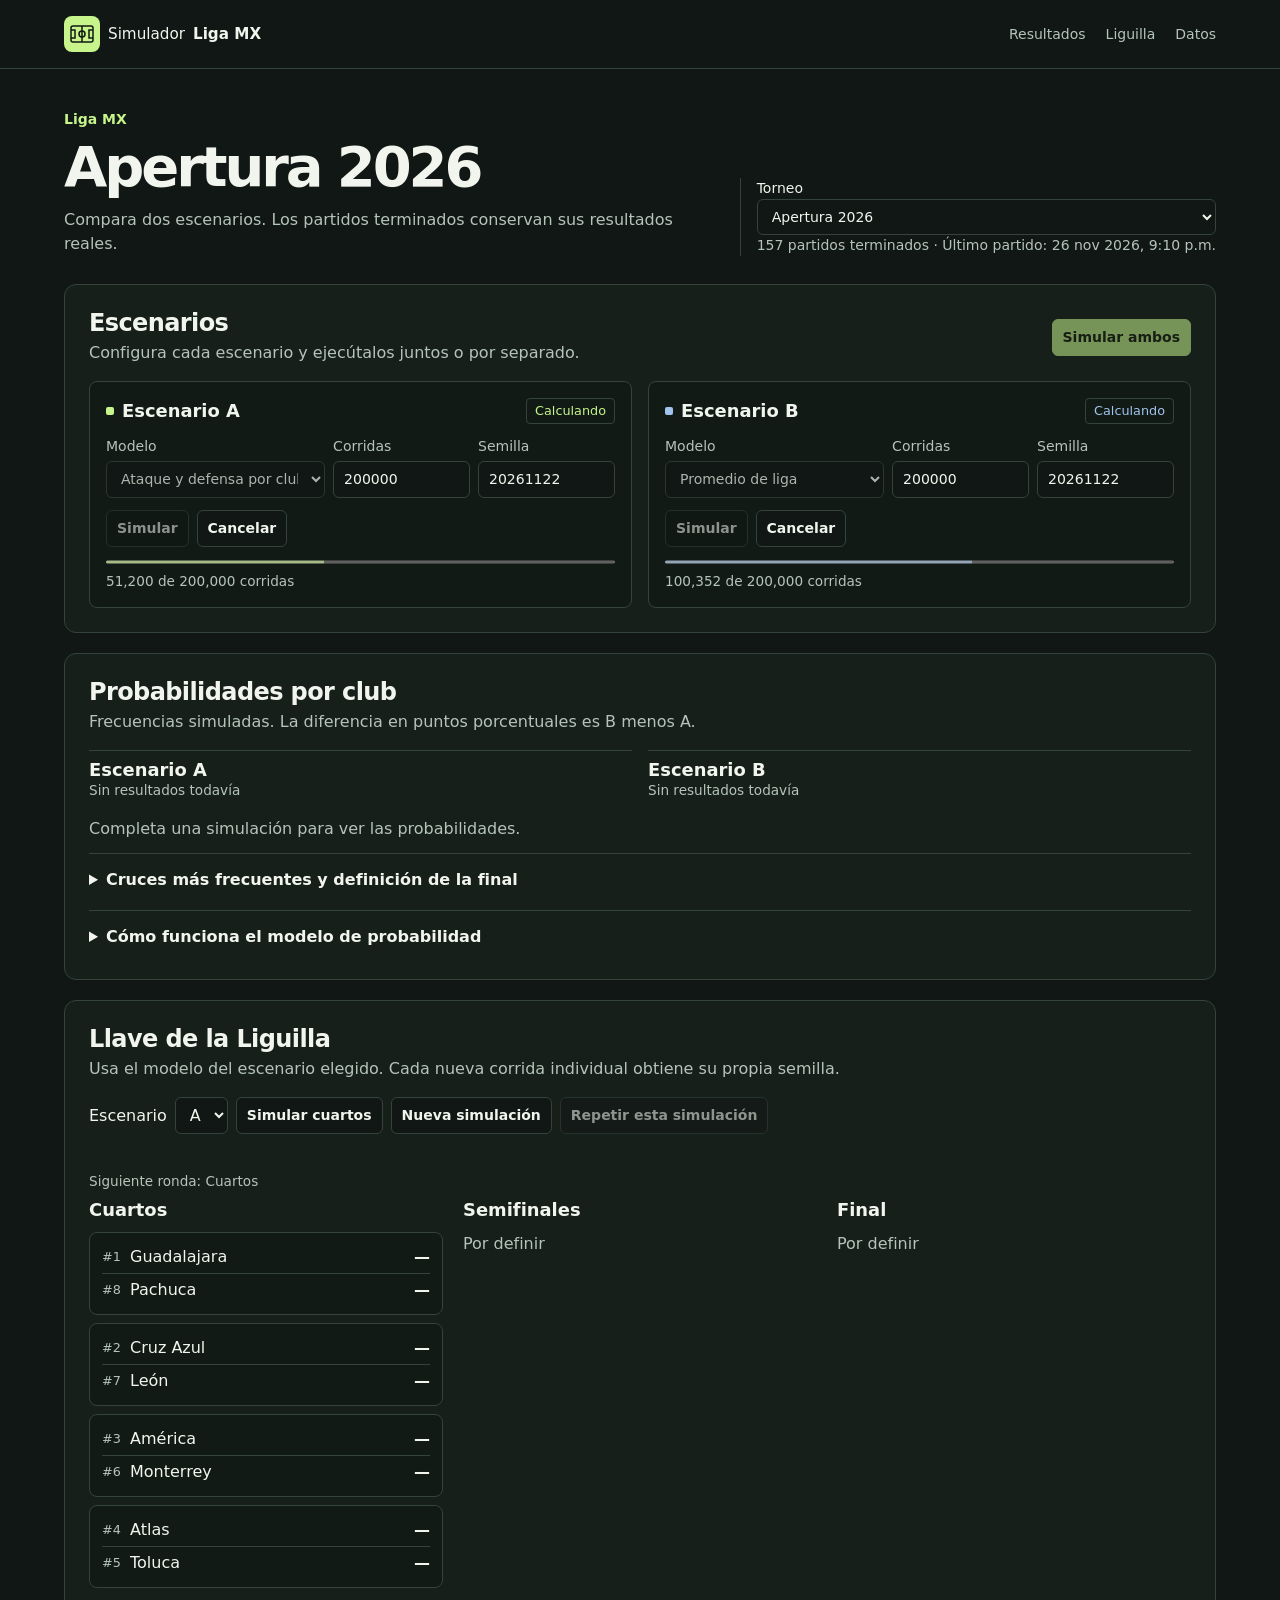
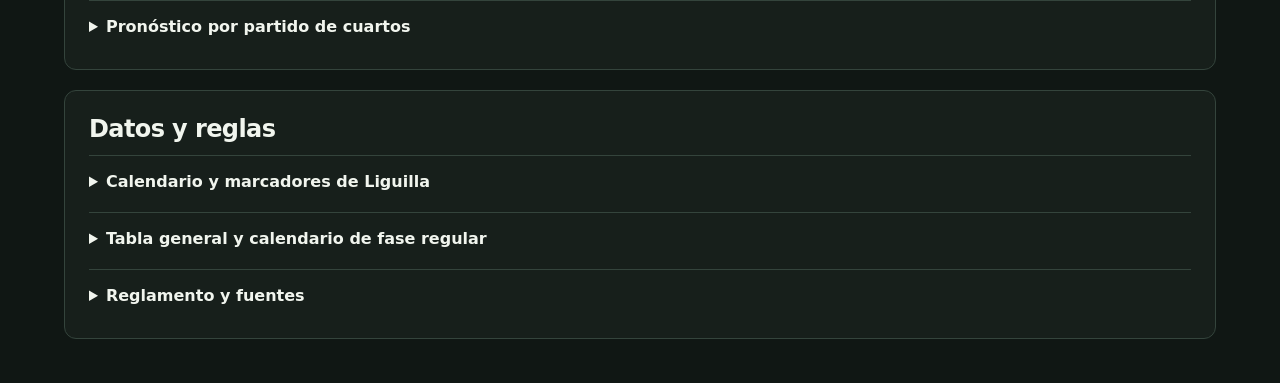
<file: app/index.html>
<!doctype html>
<html lang="es-MX">
<head>
  <meta charset="utf-8">
  <meta name="viewport" content="width=device-width, initial-scale=1">
  <meta name="theme-color" content="#101714">
  <title>Simulador Liga MX · Apertura 2026</title>
  <link rel="icon" href="pitch.svg" type="image/svg+xml">
  <link rel="stylesheet" href="styles.css">
  <script type="module" src="dashboard.mjs"></script>
</head>
<body>
  <header class="masthead">
    <div class="shell mast-inner">
      <a class="brand" href="#main"><img src="pitch.svg" alt="" width="36" height="36">Simulador <strong>Liga MX</strong></a>
      <nav aria-label="Secciones"><a href="#resultados">Resultados</a><a href="#liguilla">Liguilla</a><a href="#datos">Datos</a></nav>
    </div>
  </header>
  <main id="main" class="shell">
    <div class="title">
      <div><p class="eyebrow">Liga MX</p><h1 id="edition-title">Simulador de torneos</h1><p>Compara dos escenarios. Los partidos terminados conservan sus resultados reales.</p></div>
      <div class="cutoff"><label for="edition-picker">Torneo</label><select id="edition-picker" disabled></select><span id="edition-status" role="status"></span></div>
    </div>
    <noscript><p>Activa JavaScript para ejecutar las simulaciones.</p></noscript>
    <section aria-labelledby="setup-title" class="panel setup">
      <div class="section-head"><div><h2 id="setup-title">Escenarios</h2><p>Configura cada escenario y ejecútalos juntos o por separado.</p></div><button id="run-both" class="primary" disabled>Simular ambos</button></div>
      <div id="scenarios" class="split"></div>
      <p id="load-status" role="status">Cargando los datos del torneo…</p>
    </section>
    <section id="resultados" aria-labelledby="results-title" class="panel">
      <div class="section-head"><div><h2 id="results-title">Probabilidades por club</h2><p>Frecuencias simuladas. La diferencia en puntos porcentuales es B menos A.</p></div></div>
      <div id="highlights" class="split metrics"></div>
      <div id="probabilities"></div>
      <details><summary>Cruces más frecuentes y definición de la final</summary><div id="matchups" class="split detail-grid"></div></details>
      <details id="modelo">
        <summary>Cómo funciona el modelo de probabilidad</summary>
        <p>La distribución de Poisson asigna una probabilidad a cada número de goles según el promedio esperado. El simulador sortea los goles de cada equipo por separado.</p>
        <h3>Cómo se calculan los goles esperados</h3>
        <ul>
          <li><strong>Por club:</strong> estima el ataque de cada equipo y la defensa del rival. Distingue entre local y visitante. Para el Apertura 2026, usa los 153 partidos de fase regular.</li>
          <li><strong>Promedio de liga:</strong> usa los promedios de goles de local y visitante, sin distinguir entre equipos.</li>
          <li><strong>En Liguilla:</strong> ambos modelos multiplican la expectativa de gol por 0.77. El ajuste se basa en 14 series del Apertura 2025 y Clausura 2026.</li>
        </ul>
        <h3>Ejemplo: Guadalajara vs. Pachuca</h3>
        <p>Con Guadalajara de local, el modelo por club del Apertura 2026 estima 1.04 goles contra 0.87. Son promedios, no marcadores. El marcador exacto más probable es <strong>1–0 (15.3%)</strong>. Al sumar los marcadores posibles, Guadalajara gana el 38.6%, empata el 31.6% y pierde el 29.9%.</p>
        <h3>Cómo se simula el torneo</h3>
        <p>El simulador conserva los marcadores reales y sortea solo los pendientes. Suma ida y vuelta y aplica los <a href="#reglamento">desempates de cada ronda</a>.</p>
        <p>Si hay prórroga, usa un tercio de la expectativa de gol de la vuelta. Cada penal tiene un 75% de probabilidad de entrar, sin distinguir al lanzador.</p>
        <p>Una corrida individual muestra un desenlace posible. Las corridas masivas cuentan cuántas veces ocurre cada desenlace. Por ejemplo, 50,000 títulos en 200,000 corridas equivalen al 25% dentro del modelo.</p>
        <p><strong>Límites:</strong> el modelo no incorpora bajas, alineaciones, cuotas ni cambios tácticos. En una prueba de 36 partidos, el modelo por club rindió peor que el promedio de liga. Conviene comparar ambos: un modelo más detallado no necesariamente predice mejor.</p>
      </details>
    </section>
    <section id="liguilla" aria-labelledby="bracket-title" class="panel">
      <div class="section-head"><div><h2 id="bracket-title">Llave de la Liguilla</h2><p>Usa el modelo del escenario elegido. Cada nueva corrida individual obtiene su propia semilla.</p></div></div>
      <div class="bracket-controls"><label for="bracket-scenario">Escenario</label><select id="bracket-scenario"><option value="0">A</option><option value="1">B</option></select><button id="next-round" disabled>Simular cuartos</button><button id="new-bracket" disabled>Nueva simulación</button><button id="replay-bracket" disabled>Repetir esta simulación</button></div>
      <p id="bracket-seed" class="bracket-status"></p>
      <p id="bracket-status" role="status" class="bracket-status"></p>
      <div id="bracket" class="bracket"></div>
      <details id="projection" hidden><summary>Tabla simulada de fase regular</summary><div id="projected-standings"></div></details>
      <details><summary>Pronóstico por partido de cuartos</summary><p>El pronóstico muestra el marcador más probable, no el resultado sorteado.</p><div id="fixtures"></div></details>
    </section>
    <section id="datos" aria-labelledby="data-title" class="panel">
      <h2 id="data-title">Datos y reglas</h2>
      <details><summary>Calendario y marcadores de Liguilla</summary><div id="playoff-results"></div></details>
      <details><summary>Tabla general y calendario de fase regular</summary><div id="standings"></div><label class="archive-filter">Filtrar por club <select id="club-filter"><option value="all">Todos</option></select></label><div id="archive"></div></details>
      <details>
        <summary id="reglamento">Reglamento y fuentes</summary>
        <ul>
          <li>Los ocho primeros clasifican sin Play-In. Los cruces de cuartos son 1–8, 2–7, 3–6 y 4–5.</li>
          <li>En semifinales se reordenan los cuatro clubes por su posición original.</li>
          <li>Todas las series son de ida y vuelta. En cuartos y semifinales, la mejor posición desempata el global.</li>
          <li>Una final empatada en el global va a dos tiempos de 15 minutos y, si persiste, a penales.</li>
          <li>Los marcadores terminados y las localías publicadas se mantienen fijos.</li>
          <li>Sin localía publicada, se supone que el mejor clasificado cierra en casa.</li>
          <li>La tabla final publicada fija los puestos al terminar la fase regular.</li>
          <li>En tablas simuladas, se usan puntos, diferencia, goles y goles de visita con igual número de salidas.</li>
          <li>Si persiste un empate simulado, se sortea el orden; no se pronostican Fair Play ni cociente.</li>
        </ul>
        <p><a href="https://ligamx.net/cancha/tablas/tablaGeneralClasificacion/sp/60e74c9a334e55">Tabla oficial</a> · <a id="rules-source" href="https://ligamx.net/cancha/reglamentos">Reglamento del torneo</a> · <a href="https://ligamx.net/cancha/calendarios">Calendario</a> · <a href="https://site.api.espn.com/apis/site/v2/sports/soccer/mex.1/scoreboard?dates=20261122">Resultados ESPN</a></p>
      </details>
    </section>
  </main>
  <template id="scenario-template">
    <form class="scenario">
      <div class="scenario-head"><h3></h3><span class="state" aria-hidden="true"></span></div>
      <fieldset class="fields">
        <label>Modelo<select name="model"><option value="club">Ataque y defensa por club</option><option value="league">Promedio de liga</option></select></label>
        <label>Corridas<input name="runs" type="number" min="100" max="200000" step="1" value="200000" required></label>
        <label>Semilla<input name="seed" type="number" min="0" max="4294967295" step="1" value="20261122" required></label>
      </fieldset>
      <div class="scenario-actions"><button type="submit">Simular</button><button type="button" class="cancel" disabled>Cancelar</button></div>
      <progress max="1" value="0"></progress><p role="status" class="scenario-message"></p>
    </form>
  </template>
</body>
</html>
</file>
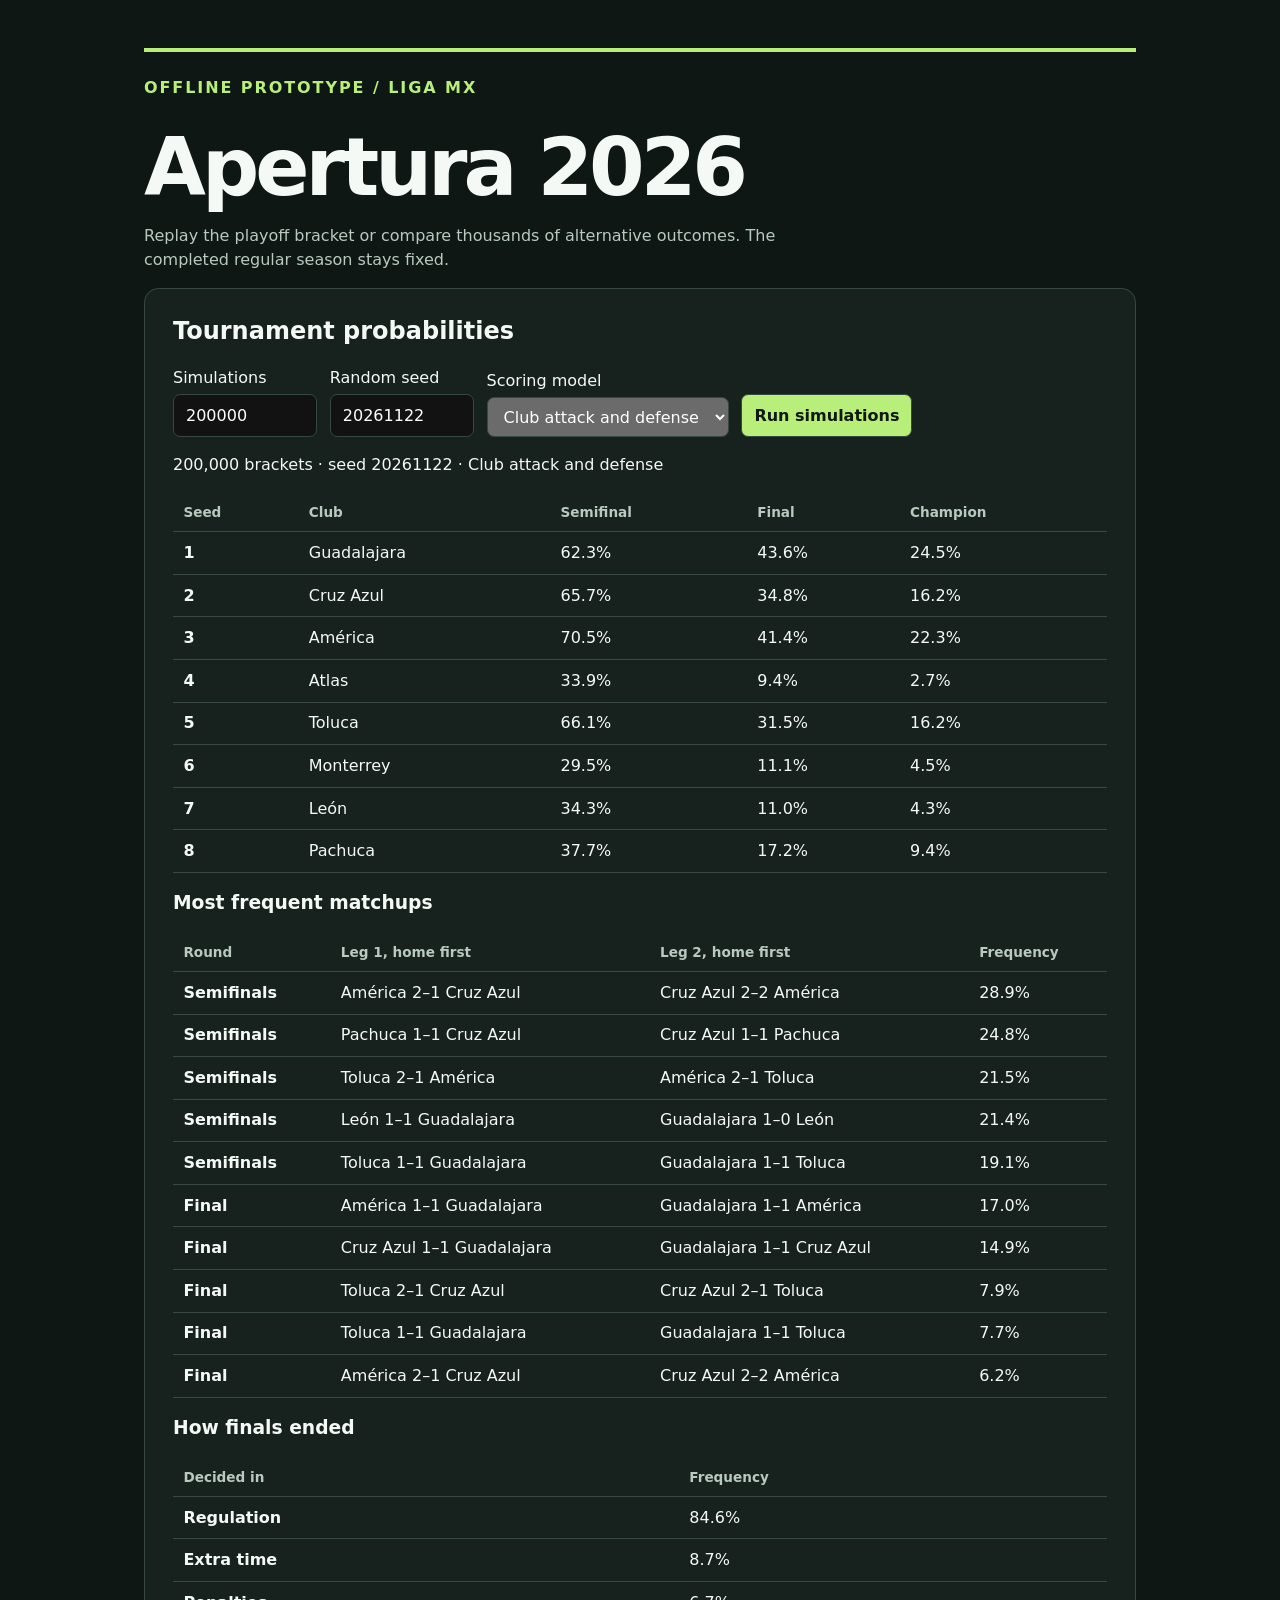
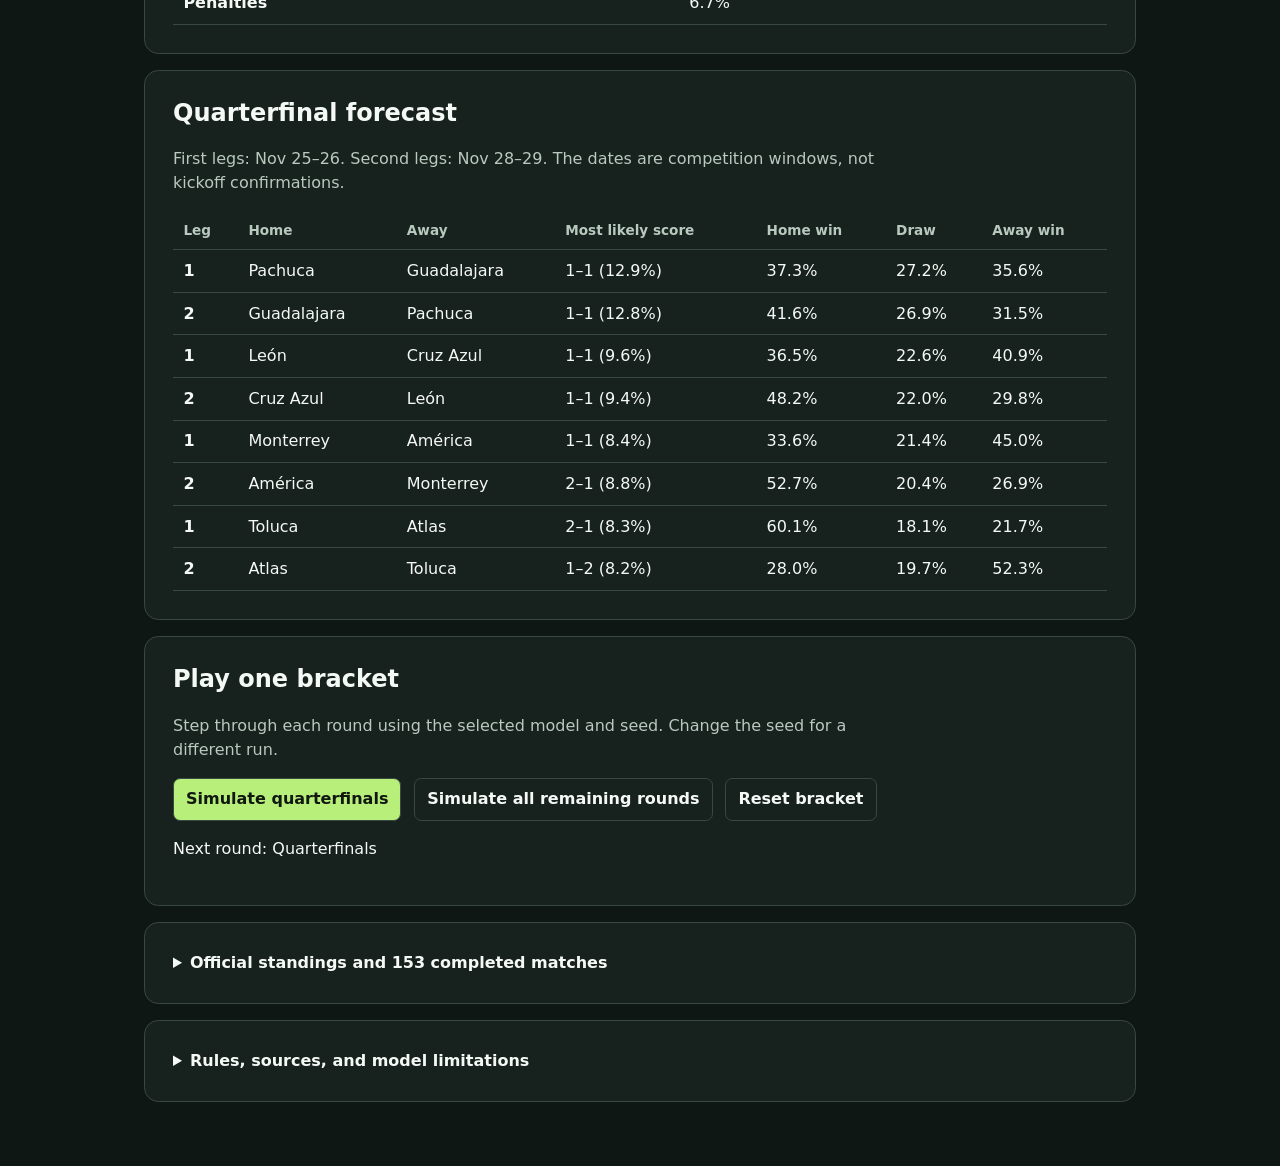
<file: liga-mx-prototype.html>
<!doctype html>
<html lang="en">
<meta charset="utf-8">
<meta name="viewport" content="width=device-width, initial-scale=1">
<title>Liga MX · Apertura 2026 Simulator</title>
<style>
  :root { color-scheme: dark; --surface: #17211d; --line: #384842; --ink: #f5f9f6; --quiet: #b8c9bf; --accent: #b8ef7b; }
  * { box-sizing: border-box; }
  body { background: #0f1714; color: var(--ink); font: 1rem/1.5 system-ui, sans-serif; margin: 0; }
  main { max-width: 68rem; margin: auto; padding: clamp(1rem, 4vw, 3rem); }
  header { border-top: 4px solid var(--accent); padding-top: 1.5rem; }
  h1 { font-size: clamp(2.4rem, 8vw, 5rem); line-height: 1; margin: .35em 0 .2em; letter-spacing: -.05em; }
  h2, h3 { line-height: 1.2; }
  p, summary { max-width: 70ch; }
  .kicker { color: var(--accent); font-weight: 750; letter-spacing: .12em; text-transform: uppercase; }
  .muted, small { color: var(--quiet); }
  section, details { background: var(--surface); border: 1px solid var(--line); border-radius: .9rem; padding: clamp(1rem, 3vw, 1.75rem); margin-block: 1rem; }
  section > h2:first-child { margin-top: 0; }
  a { color: var(--accent); }
  :focus-visible { outline: 2px solid var(--accent); outline-offset: 4px; }
  form, .controls { display: flex; flex-wrap: wrap; gap: .8rem; align-items: end; }
  label { display: grid; gap: .25rem; }
  button, input, select { font: inherit; border-radius: .45rem; border: 1px solid var(--line); padding: .55rem .75rem; max-width: 100%; }
  input { width: 9rem; }
  button { color: #101810; background: var(--accent); font-weight: 700; cursor: pointer; }
  button.secondary { color: var(--ink); background: transparent; }
  button:disabled { opacity: .5; cursor: default; }
  .table-wrap { overflow: auto; }
  table { width: 100%; border-collapse: collapse; font-variant-numeric: tabular-nums; }
  th, td { text-align: left; padding: .55rem .65rem; border-bottom: 1px solid var(--line); }
  thead th { color: var(--quiet); font-size: .85rem; }
  tbody th { font-weight: 650; }
  summary { cursor: pointer; font-weight: 700; }
  code { overflow-wrap: anywhere; }
</style>
<main>
  <header>
    <div class="kicker">Offline prototype / Liga MX</div>
    <h1>Apertura 2026</h1>
    <p class="muted">Replay the playoff bracket or compare thousands of alternative outcomes. The completed regular season stays fixed.</p>
  </header>
  <noscript><p>Enable JavaScript to run simulations and view the match archive.</p></noscript>
  <section aria-labelledby="batch-title">
    <h2 id="batch-title">Tournament probabilities</h2>
    <form id="batch">
      <label>Simulations <input id="runs" type="number" min="100" max="200000" value="200000" required></label>
      <label>Random seed <input id="seed" type="number" min="0" max="4294967295" value="20261122" required></label>
      <label>Scoring model <select id="model"><option value="club">Club attack and defense</option><option value="league">League averages</option></select></label>
      <button id="run">Run simulations</button>
    </form>
    <p id="batch-status" role="status"></p>
    <div id="stats"></div>
  </section>
  <section aria-labelledby="fixtures-title">
    <h2 id="fixtures-title">Quarterfinal forecast</h2>
    <p class="muted">First legs: Nov 25–26. Second legs: Nov 28–29. The dates are competition windows, not kickoff confirmations.</p>
    <div id="fixtures"></div>
  </section>
  <section aria-labelledby="play-title">
    <h2 id="play-title">Play one bracket</h2>
    <p class="muted">Step through each round using the selected model and seed. Change the seed for a different run.</p>
    <div class="controls" id="play">
      <button id="next" type="button">Simulate quarterfinals</button>
      <button id="finish" type="button" class="secondary">Simulate all remaining rounds</button>
      <button id="reset" type="button" class="secondary">Reset bracket</button>
    </div>
    <p id="play-status" role="status"></p>
    <div id="bracket"></div>
  </section>
  <details>
    <summary>Official standings and 153 completed matches</summary>
    <div id="standings"></div>
    <label>Filter results by club <select id="club-filter"><option value="all">All clubs</option></select></label>
    <div id="archive"></div>
  </details>
  <details>
    <summary>Rules, sources, and model limitations</summary>
    <ul>
      <li>Eight clubs qualify directly. Quarterfinal seeds pair 1–8, 2–7, 3–6, and 4–5.</li>
      <li>Semifinalists are reseeded using their regular-season positions.</li>
      <li>All rounds use two legs. In quarterfinals and semifinals, the higher seed advances on aggregate ties.</li>
      <li>Final aggregate ties go to two 15-minute periods, then penalties if necessary.</li>
      <li>Penalty kicks alternate. The shootout ends early if one side cannot catch up.</li>
      <li>After five kicks each, tied shootouts continue until one side leads after an equal number of kicks.</li>
    </ul>
    <p>The simulator holds the official table fixed. It assumes clubs remain eligible and higher seeds host second legs.</p>
    <p>It models tournament outcomes, not player eligibility, disciplinary events, administrative exceptions, or kickoff assignments.</p>
    <p>Goals use independent Poisson draws. Extra time uses one-third of each club’s second-leg rate.</p>
    <p>Each penalty has an assumed 75% conversion rate. No injury, lineup, or expected-goals data is used.</p>
    <p>The club model performed worse than league averages on a 36-match holdout. Treat outputs as scenarios, not calibrated forecasts.</p>
    <p><a href="https://ligamx.net/cancha/tablas/tablaGeneralClasificacion/sp/60e74c9a334e55">Official standings</a> · <a href="https://cldrsrcs.apilmx.com/v1/docs/Reglamentos/Competencia/1_LIGA_MX/30_LIGA_MX_20260715211255.pdf">Competition rules, articles 22–33</a> · <a href="https://cldrsrcs.apilmx.com/v1/docs/Calendarios/1_LIGA_MX/329_LIGA_MX_20260727150913.pdf">Official calendar</a> · <a href="https://site.api.espn.com/apis/site/v2/sports/soccer/mex.1/scoreboard?dates=20261122">ESPN match feed</a></p>
    <p class="muted">Snapshot: November 22, 2026, Mexico City time. Runs are reproducible with the same model, seed, and sample size.</p>
  </details>
</main>
<script id="snapshot" type="application/json">
{"clubs":["Guadalajara", "Cruz Azul", "América", "Atlas", "Toluca", "Monterrey", "León", "Pachuca", "Tijuana", "Santos", "Pumas UNAM", "Querétaro", "Puebla", "Atlético de San Luis", "Tigres UANL", "Necaxa", "Atlante", "FC Juárez"],"games":[
["2026-07-17T01:00Z", 15, 16, 2, 1, "Estadio Victoria"],
["2026-07-17T03:10Z", 8, 14, 3, 1, "Estadio Caliente"],
["2026-07-18T01:00Z", 13, 1, 2, 3, "Estadio Libertad Financiera"],
["2026-07-18T01:00Z", 6, 3, 2, 3, "Estadio León"],
["2026-07-18T03:00Z", 17, 12, 0, 1, "Estadio Olímpico Benito Juárez"],
["2026-07-18T23:00Z", 10, 7, 0, 3, "Estadio Olímpico Universitario"],
["2026-07-19T01:05Z", 5, 9, 3, 2, "Estadio BBVA"],
["2026-07-19T01:07Z", 0, 4, 0, 2, "Estadio Akron"],
["2026-07-19T03:10Z", 11, 2, 0, 1, "Estadio Corregidora"],
["2026-07-22T01:00Z", 1, 12, 2, 1, "Estadio Banorte"],
["2026-07-22T03:05Z", 4, 10, 1, 2, "Estadio Nemesio Díez Riega"],
["2026-07-25T03:00Z", 16, 2, 1, 1, "Estadio Banorte"],
["2026-07-25T03:00Z", 8, 6, 1, 0, "Estadio Caliente"],
["2026-07-25T23:07Z", 0, 17, 1, 0, "Estadio Akron"],
["2026-07-26T03:00Z", 9, 3, 0, 1, "Estadio Corona"],
["2026-07-26T03:00Z", 14, 13, 2, 2, "Estadio Universitario"],
["2026-07-26T23:00Z", 15, 5, 2, 1, "Estadio Victoria"],
["2026-07-27T01:06Z", 7, 11, 1, 2, "Estadio Hidalgo"],
["2026-08-01T01:00Z", 12, 0, 1, 1, "Estadio Cuauhtémoc"],
["2026-08-01T03:00Z", 13, 8, 0, 0, "Estadio Libertad Financiera"],
["2026-08-01T03:00Z", 17, 10, 1, 5, "Estadio Olímpico Benito Juárez"],
["2026-08-01T23:00Z", 11, 14, 3, 2, "Estadio Corregidora"],
["2026-08-02T01:05Z", 3, 5, 0, 2, "Estadio Jalisco"],
["2026-08-02T01:06Z", 6, 7, 1, 0, "Estadio León"],
["2026-08-02T03:00Z", 1, 16, 2, 3, "Estadio Banorte"],
["2026-08-02T23:00Z", 2, 9, 3, 0, "Estadio Banorte"],
["2026-08-03T01:05Z", 4, 15, 3, 1, "Estadio Nemesio Díez Riega"],
["2026-08-15T23:00Z", 16, 4, 0, 0, "Estadio Banorte"],
["2026-08-16T01:10Z", 5, 17, 6, 1, "Estadio BBVA"],
["2026-08-16T03:10Z", 3, 14, 2, 1, "Estadio Jalisco"],
["2026-08-16T18:00Z", 10, 11, 0, 0, "Estadio Olímpico Universitario"],
["2026-08-16T23:00Z", 2, 13, 3, 0, "Estadio Banorte"],
["2026-08-17T01:10Z", 9, 0, 0, 1, "Estadio Corona"],
["2026-08-17T03:00Z", 8, 1, 2, 1, "Estadio Caliente"],
["2026-08-18T01:00Z", 15, 6, 1, 2, "Estadio Victoria"],
["2026-08-18T03:06Z", 7, 12, 2, 3, "Estadio Hidalgo"],
["2026-08-22T01:00Z", 6, 5, 2, 0, "Estadio León"],
["2026-08-22T01:00Z", 14, 16, 2, 0, "Estadio Universitario"],
["2026-08-22T03:10Z", 17, 2, 1, 2, "Estadio Olímpico Benito Juárez"],
["2026-08-22T03:10Z", 11, 4, 1, 2, "Estadio Corregidora"],
["2026-08-22T23:07Z", 0, 8, 5, 2, "Estadio Akron"],
["2026-08-23T01:00Z", 12, 9, 3, 2, "Estadio Cuauhtémoc"],
["2026-08-23T03:00Z", 1, 3, 0, 2, "Estadio Banorte"],
["2026-08-23T23:00Z", 13, 7, 1, 1, "Estadio Libertad Financiera"],
["2026-08-24T01:00Z", 10, 15, 1, 1, "Estadio Olímpico Universitario"],
["2026-08-29T01:00Z", 16, 6, 1, 1, "Estadio Banorte"],
["2026-08-29T01:00Z", 15, 1, 1, 3, "Estadio Victoria"],
["2026-08-29T03:10Z", 8, 10, 2, 0, "Estadio Caliente"],
["2026-08-29T23:00Z", 3, 11, 1, 3, "Estadio Jalisco"],
["2026-08-29T23:00Z", 7, 0, 1, 1, "Estadio Hidalgo"],
["2026-08-30T01:05Z", 2, 12, 2, 0, "Estadio Banorte"],
["2026-08-30T03:10Z", 9, 14, 0, 0, "Estadio Corona"],
["2026-08-31T00:00Z", 4, 17, 4, 0, "Estadio Nemesio Díez Riega"],
["2026-08-31T02:10Z", 5, 13, 1, 3, "Estadio BBVA"],
["2026-09-05T03:00Z", 17, 7, 0, 2, "Estadio Olímpico Benito Juárez"],
["2026-09-05T23:00Z", 13, 0, 0, 3, "Estadio Libertad Financiera"],
["2026-09-06T01:00Z", 14, 15, 1, 1, "Estadio Universitario"],
["2026-09-06T03:00Z", 3, 16, 1, 1, "Estadio Jalisco"],
["2026-09-06T23:00Z", 1, 9, 1, 0, "Estadio Banorte"],
["2026-09-11T03:05Z", 10, 6, 3, 1, "Estadio Olímpico Universitario"],
["2026-09-12T01:00Z", 15, 12, 0, 1, "Estadio Victoria"],
["2026-09-12T03:00Z", 16, 7, 0, 3, "Estadio Banorte"],
["2026-09-12T03:10Z", 8, 11, 0, 1, "Estadio Caliente"],
["2026-09-12T23:05Z", 4, 3, 5, 2, "Estadio Nemesio Díez Riega"],
["2026-09-13T01:10Z", 5, 14, 0, 0, "Estadio BBVA"],
["2026-09-13T03:15Z", 1, 2, 4, 3, "Estadio Banorte"],
["2026-09-14T01:00Z", 9, 17, 2, 1, "Estadio Corona"],
["2026-09-14T01:07Z", 0, 10, 3, 0, "Estadio Akron"],
["2026-09-15T01:00Z", 6, 13, 2, 0, "Estadio León"],
["2026-09-16T01:00Z", 12, 4, 0, 1, "Estadio Cuauhtémoc"],
["2026-09-19T01:00Z", 12, 16, 1, 1, "Estadio Cuauhtémoc"],
["2026-09-19T03:00Z", 17, 14, 2, 0, "Estadio Olímpico Benito Juárez"],
["2026-09-19T23:00Z", 3, 10, 1, 1, "Estadio Jalisco"],
["2026-09-19T23:00Z", 13, 15, 3, 1, "Estadio Libertad Financiera"],
["2026-09-20T01:10Z", 5, 1, 1, 0, "Estadio BBVA"],
["2026-09-20T03:15Z", 2, 0, 2, 2, "Estadio Banorte"],
["2026-09-21T00:00Z", 7, 8, 2, 2, "Estadio Hidalgo"],
["2026-09-21T00:00Z", 4, 9, 2, 3, "Estadio Nemesio Díez Riega"],
["2026-09-21T02:10Z", 11, 6, 1, 1, "Estadio Corregidora"],
["2026-09-26T01:00Z", 16, 5, 4, 2, "Estadio Banorte"],
["2026-09-26T03:00Z", 8, 3, 2, 3, "Estadio Caliente"],
["2026-09-26T22:50Z", 1, 4, 3, 3, "Estadio Banorte"],
["2026-09-26T23:07Z", 0, 11, 0, 2, "Estadio Akron"],
["2026-09-27T03:05Z", 9, 7, 1, 0, "Estadio Corona"],
["2026-09-27T03:10Z", 14, 12, 1, 0, "Estadio Universitario"],
["2026-09-27T18:00Z", 10, 13, 2, 3, "Estadio Olímpico Universitario"],
["2026-09-28T01:00Z", 6, 17, 2, 1, "Estadio León"],
["2026-09-28T03:10Z", 15, 2, 2, 4, "Estadio Victoria"],
["2026-10-10T01:00Z", 12, 6, 1, 1, "Estadio Cuauhtémoc"],
["2026-10-10T03:00Z", 14, 4, 3, 2, "Estadio Universitario"],
["2026-10-10T23:00Z", 17, 8, 1, 1, "Estadio Olímpico Benito Juárez"],
["2026-10-10T23:00Z", 11, 16, 2, 0, "Estadio Corregidora"],
["2026-10-11T01:00Z", 3, 0, 1, 1, "Estadio Jalisco"],
["2026-10-11T03:10Z", 2, 5, 1, 1, "Estadio Banorte"],
["2026-10-11T23:00Z", 13, 9, 1, 2, "Estadio Libertad Financiera"],
["2026-10-11T23:10Z", 7, 15, 3, 3, "Estadio Hidalgo"],
["2026-10-12T01:15Z", 10, 1, 3, 3, "Estadio Olímpico Universitario"],
["2026-10-17T01:00Z", 15, 3, 0, 2, "Estadio Victoria"],
["2026-10-17T03:00Z", 16, 10, 1, 2, "Estadio Banorte"],
["2026-10-17T03:05Z", 8, 12, 0, 0, "Estadio Caliente"],
["2026-10-17T23:00Z", 9, 11, 5, 0, "Estadio Corona"],
["2026-10-17T23:07Z", 0, 14, 1, 1, "Estadio Akron"],
["2026-10-18T01:00Z", 6, 2, 3, 5, "Estadio León"],
["2026-10-18T01:00Z", 4, 13, 1, 1, "Estadio Nemesio Díez Riega"],
["2026-10-18T03:10Z", 1, 17, 5, 0, "Estadio Banorte"],
["2026-10-19T01:00Z", 5, 7, 2, 1, "Estadio BBVA"],
["2026-10-21T00:07Z", 0, 15, 1, 0, "Estadio Akron"],
["2026-10-21T01:00Z", 13, 11, 2, 1, "Estadio Libertad Financiera"],
["2026-10-21T01:00Z", 17, 16, 0, 1, "Estadio Olímpico Benito Juárez"],
["2026-10-21T03:10Z", 14, 6, 0, 2, "Estadio Universitario"],
["2026-10-22T01:00Z", 3, 2, 2, 5, "Estadio Jalisco"],
["2026-10-22T01:00Z", 12, 5, 1, 4, "Estadio Cuauhtémoc"],
["2026-10-22T01:00Z", 4, 8, 2, 2, "Estadio Nemesio Díez Riega"],
["2026-10-22T03:10Z", 7, 1, 1, 2, "Estadio Hidalgo"],
["2026-10-22T03:10Z", 9, 10, 2, 0, "Estadio Corona"],
["2026-10-24T01:00Z", 15, 17, 1, 1, "Estadio Victoria"],
["2026-10-24T03:00Z", 16, 13, 0, 1, "Estadio Banorte"],
["2026-10-24T23:00Z", 6, 4, 1, 1, "Estadio León"],
["2026-10-25T01:00Z", 5, 0, 0, 1, "Estadio BBVA"],
["2026-10-25T03:10Z", 10, 14, 1, 1, "Estadio Olímpico Universitario"],
["2026-10-25T23:00Z", 3, 12, 4, 3, "Estadio Jalisco"],
["2026-10-26T01:00Z", 11, 1, 1, 3, "Estadio Corregidora"],
["2026-10-26T01:05Z", 2, 7, 1, 2, "Estadio Banorte"],
["2026-10-26T03:10Z", 8, 9, 4, 1, "Estadio Caliente"],
["2026-10-29T03:00Z", 2, 8, 1, 1, "Estadio Banorte"],
["2026-10-31T01:00Z", 13, 3, 0, 1, "Estadio Libertad Financiera"],
["2026-10-31T01:00Z", 17, 11, 3, 1, "Estadio Olímpico Benito Juárez"],
["2026-10-31T03:00Z", 12, 10, 1, 2, "Estadio Cuauhtémoc"],
["2026-10-31T23:00Z", 7, 14, 3, 0, "Estadio Hidalgo"],
["2026-11-01T01:05Z", 5, 8, 3, 3, "Estadio BBVA"],
["2026-11-01T01:07Z", 0, 16, 4, 2, "Estadio Akron"],
["2026-11-01T03:10Z", 2, 4, 2, 2, "Estadio Banorte"],
["2026-11-01T23:00Z", 9, 15, 1, 0, "Estadio Corona"],
["2026-11-02T01:10Z", 1, 6, 2, 1, "Estadio Banorte"],
["2026-11-07T01:00Z", 13, 17, 0, 1, "Estadio Libertad Financiera"],
["2026-11-07T01:00Z", 15, 8, 1, 0, "Estadio Victoria"],
["2026-11-07T03:00Z", 16, 9, 0, 2, "Estadio Banorte"],
["2026-11-07T23:00Z", 3, 7, 1, 4, "Estadio Jalisco"],
["2026-11-08T01:00Z", 14, 1, 2, 3, "Estadio Universitario"],
["2026-11-08T01:00Z", 4, 5, 4, 0, "Estadio Nemesio Díez Riega"],
["2026-11-08T03:10Z", 10, 2, 2, 2, "Estadio Olímpico Universitario"],
["2026-11-09T00:00Z", 11, 12, 0, 2, "Estadio Corregidora"],
["2026-11-09T02:10Z", 6, 0, 1, 1, "Estadio León"],
["2026-11-14T23:00Z", 11, 5, 0, 1, "Estadio Corregidora"],
["2026-11-21T01:00Z", 12, 13, 1, 1, "Estadio Cuauhtémoc"],
["2026-11-21T03:00Z", 17, 3, 3, 3, "Estadio Olímpico Benito Juárez"],
["2026-11-21T03:10Z", 8, 16, 1, 0, "Estadio Caliente"],
["2026-11-21T22:50Z", 7, 4, 2, 0, "Estadio Hidalgo"],
["2026-11-21T23:00Z", 9, 6, 1, 2, "Estadio Corona"],
["2026-11-22T01:00Z", 10, 5, 0, 2, "Estadio Olímpico Universitario"],
["2026-11-22T03:00Z", 14, 2, 1, 0, "Estadio Universitario"],
["2026-11-22T23:07Z", 0, 1, 1, 0, "Estadio Akron"],
["2026-11-23T01:10Z", 11, 15, 2, 2, "Estadio Corregidora"]
]}
</script>
<script id="engine">
const Liga = (() => {
  const quarterfinals = [[0,7], [1,6], [2,5], [3,4]];
  const rounds = ['Quarterfinals', 'Semifinals', 'Final'];
  function seedRandom(seed) {
    return () => {
      seed = (seed + 0x6d2b79f5) >>> 0;
      let t = Math.imul(seed ^ seed >>> 15, seed | 1);
      t ^= t + Math.imul(t ^ t >>> 7, t | 61);
      return ((t ^ t >>> 14) >>> 0) / 4294967296;
    };
  }
  function standings(clubs, games) {
    const rows = clubs.map(() => ({ played: 0, wins: 0, draws: 0, losses: 0, gf: 0, ga: 0, points: 0 }));
    for (const [,h,a,x,y] of games) {
      for (const [i,forGoals,against] of [[h,x,y],[a,y,x]]) {
        const row = rows[i]; row.played++; row.gf += forGoals; row.ga += against;
        if (forGoals > against) { row.wins++; row.points += 3; }
        else if (forGoals === against) { row.draws++; row.points++; }
        else row.losses++;
      }
    }
    return rows;
  }
  function fit(clubs, games, mode) {
    const size = clubs.length;
    const rates = [3,4].map(i => games.reduce((total,g) => total + g[i], 0) / games.length);
    if (mode === 'league') return () => rates;
    const w = [...rates.map(Math.log), ...Array(2 * size).fill(0)];
    for (let step = 0; step < 850; step++) {
      const grad = [0,0,...w.slice(2).map(v => -6 * v)];
      for (const [,h,a,x,y] of games) {
        for (const [side,attack,defense,goals] of [[0,h,a,x],[1,a,h,y]]) {
          const i = 2 + attack, j = 2 + size + defense;
          const residual = goals - Math.exp(w[side] + w[i] + w[j]);
          grad[side] += residual; grad[i] += residual; grad[j] += residual;
        }
      }
      for (let i = 0; i < w.length; i++) w[i] += .002 * grad[i];
    }
    return (h,a) => [Math.exp(w[0] + w[2+h] + w[2+size+a]), Math.exp(w[1] + w[2+a] + w[2+size+h])];
  }
  function poisson(rate) {
    const p = [Math.exp(-rate)];
    for (let i = 1; i <= 22; i++) p.push(p[i-1] * rate / i);
    return p;
  }
  function forecast(rate, h, a) {
    const [x,y] = rate(h,a).map(poisson);
    let mode = [0,0,0]; const outcomes = [0,0,0];
    for (let i = 0; i < x.length; i++) for (let j = 0; j < y.length; j++) {
      const p = x[i] * y[j];
      outcomes[1 + Math.sign(j-i)] += p;
      if (p > mode[2]) mode = [i,j,p];
    }
    return { mode, outcomes };
  }
  function shootout(random) {
    const goals = [0,0], taken = [0,0];
    const first = random() < .5 ? 0 : 1;
    const kick = side => { taken[side]++; goals[side] += Number(random() < .75); };
    for (let i = 0; i < 10; i++) {
      kick((first + i) % 2);
      if (goals.some((g,s) => g > goals[1-s] + 5 - taken[1-s])) return goals;
    }
    while (goals[0] === goals[1]) { kick(first); kick(1-first); }
    return goals;
  }
  function simulator(rate, seed) {
    const random = seedRandom(seed);
    const cdf = p => { let sum = 0; return p.map(v => sum += v); };
    const tables = [1, 1/3].map(factor => Array.from({length: 8}, (_,h) =>
      Array.from({length: 8}, (_,a) => rate(h,a).map(l => cdf(poisson(l * factor))))));
    function score(h,a,extra = false) {
      return tables[Number(extra)][h][a].map(c => {
        const draw = random(); let i = 0;
        while (i < c.length - 1 && draw >= c[i]) i++;
        return i;
      });
    }
    function round(pairs, phase) {
      return pairs.map(([b,w]) => {
        const first = score(w,b), second = score(b,w);
        const aggregate = [first[1] + second[0], first[0] + second[1]];
        let extra = null, penalties = null, decidedBy = 'Regulation';
        if (aggregate[0] === aggregate[1]) {
          if (phase < 2) decidedBy = 'Higher seed';
          else {
            extra = score(b,w,true); decidedBy = 'Extra time';
            aggregate[0] += extra[0]; aggregate[1] += extra[1];
            if (aggregate[0] === aggregate[1]) { penalties = shootout(random); decidedBy = 'Penalties'; }
          }
        }
        const result = penalties ?? aggregate;
        return { b,w,first,second,aggregate,extra,penalties,decidedBy,winner: result[0] >= result[1] ? b : w };
      });
    }
    function next(history) {
      if (history.length === 0) return round(quarterfinals, 0);
      const winners = history.at(-1).map(t => t.winner).sort((a,b) => a-b);
      if (history.length === 1) return round([[winners[0],winners[3]],[winners[1],winners[2]]],1);
      return round([winners],2);
    }
    return { next };
  }
  function summarize(rate, seed, n) {
    const sim = simulator(rate, seed);
    const clubs = Array.from({length:8}, () => [0,0,0]);
    const matchups = [new Map(),new Map()];
    const endings = { Regulation: 0, 'Extra time': 0, Penalties: 0 };
    const add = (map,key) => map.set(key, (map.get(key) ?? 0) + 1);
    for (let i = 0; i < n; i++) {
      const history = [];
      for (let phase = 0; phase < 3; phase++) {
        const ties = sim.next(history); history.push(ties);
        for (const t of ties) {
          clubs[t.winner][phase]++;
          if (!phase) continue;
          const map = matchups[phase-1], key = `${t.b},${t.w}`;
          if (!map.has(key)) map.set(key,{ b:t.b,w:t.w,count:0,legs:[new Map(),new Map()] });
          const summary = map.get(key); summary.count++;
          add(summary.legs[0], t.first.join('–')); add(summary.legs[1], t.second.join('–'));
          if (phase === 2) endings[t.decidedBy]++;
        }
      }
    }
    const mostCommon = map => [...map].sort((a,b) => b[1]-a[1] || a[0].localeCompare(b[0]))[0][0];
    return { clubs, endings, matchups: matchups.map(map => [...map.values()]
      .sort((a,b) => b.count-a.count || a.b-b.b || a.w-b.w)
      .map(t => ({ ...t, legs: t.legs.map(mostCommon) }))) };
  }
  return { quarterfinals, rounds, standings, fit, forecast, simulator, summarize };
})();
</script>
<script>
const $ = id => document.getElementById(id);
const { clubs, games } = JSON.parse($('snapshot').textContent);
const name = i => clubs[i];
const pct = n => `${(100*n).toFixed(1)}%`;
const scoreline = s => s.join('–');
const heading = (text, level = 'h3') => Object.assign(document.createElement(level), { textContent: text });
function table(label, columns, rows) {
  const wrap = Object.assign(document.createElement('div'), { className: 'table-wrap' });
  const result = document.createElement('table'); result.setAttribute('aria-label', label);
  function cells(tr, values, header) {
    values.forEach((value,i) => {
      const cell = document.createElement(header || i === 0 ? 'th' : 'td');
      if (header || i === 0) cell.scope = header ? 'col' : 'row';
      cell.textContent = value; tr.append(cell);
    });
  }
  cells(result.createTHead().insertRow(), columns, true);
  const body = result.createTBody();
  for (const row of rows) cells(body.insertRow(),row,false);
  wrap.append(result); return wrap;
}
const models = new Map();
function getModel(mode) {
  if (!models.has(mode)) models.set(mode,Liga.fit(clubs,games,mode));
  return models.get(mode);
}
function renderForecast() {
  const rows = Liga.quarterfinals.flatMap(([b,w]) => [[w,b],[b,w]].map(([h,a],leg) => {
    const { mode, outcomes } = Liga.forecast(getModel($('model').value),h,a);
    return [leg + 1,name(h),name(a),`${scoreline(mode.slice(0,2))} (${pct(mode[2])})`, ...outcomes.map(pct)];
  }));
  $('fixtures').replaceChildren(table('Quarterfinal forecast',['Leg','Home','Away','Most likely score','Home win','Draw','Away win'],rows));
}
function renderStats(result,n) {
  const clubTable = table('Club advancement',['Seed','Club','Semifinal','Final','Champion'],
    result.clubs.map((counts,i) => [i+1,name(i),...counts.map(v => pct(v/n))]));
  const matchTable = table('Most frequent matchups',['Round','Leg 1, home first','Leg 2, home first','Frequency'],
    result.matchups.flatMap((rows,i) => rows.slice(0,5).map(({b,w,count,legs}) =>
      [Liga.rounds[i+1],`${name(w)} ${legs[0]} ${name(b)}`,`${name(b)} ${legs[1]} ${name(w)}`,pct(count/n)])));
  const endings = table('Final deciders',['Decided in','Frequency'],Object.entries(result.endings).map(([k,v]) => [k,pct(v/n)]));
  $('stats').replaceChildren(clubTable, heading('Most frequent matchups'), matchTable, heading('How finals ended'), endings);
}
async function simulateBatch() {
  const n = $('runs').valueAsNumber, seed = $('seed').valueAsNumber, mode = $('model').value;
  $('run').disabled = true;
  $('batch-status').textContent = `Simulating ${n.toLocaleString('en-US')} brackets…`;
  await new Promise(resolve => setTimeout(resolve, 25));
  try {
    renderStats(Liga.summarize(getModel(mode),seed,n),n);
    $('batch-status').textContent = `${n.toLocaleString('en-US')} brackets · seed ${seed} · ${mode === 'club' ? 'Club attack and defense' : 'League averages'}`;
  } finally { $('run').disabled = false; }
}
let history = [], sim;
function renderBracket() {
  const complete = history.length === 3;
  $('next').disabled = $('finish').disabled = complete;
  $('next').textContent = complete ? 'Bracket complete' : `Simulate ${Liga.rounds[history.length].toLowerCase()}`;
  $('play-status').textContent = complete ? `Champion: ${name(history[2][0].winner)}` : `Next round: ${Liga.rounds[history.length]}`;
  $('bracket').replaceChildren(...history.flatMap((ties,i) => [heading(Liga.rounds[i]),table(Liga.rounds[i],
    ['First leg','Second leg','Aggregate, higher seed first','Decision','Winner'],ties.map(t => [
      `${name(t.w)} ${scoreline(t.first)} ${name(t.b)}`, `${name(t.b)} ${scoreline(t.second)} ${name(t.w)}`,
      scoreline(t.aggregate), [t.decidedBy,t.extra && `ET ${scoreline(t.extra)}`,t.penalties && `PK ${scoreline(t.penalties)}`].filter(Boolean).join(' · '),name(t.winner)
    ]))]));
}
function resetBracket() { history = []; sim = null; renderBracket(); }
function advance() {
  if (!$('seed').reportValidity()) return;
  sim ??= Liga.simulator(getModel($('model').value),$('seed').valueAsNumber);
  history.push(sim.next(history)); renderBracket();
}
$('next').addEventListener('click', advance);
$('finish').addEventListener('click', () => { if ($('seed').reportValidity()) while (history.length < 3) advance(); });
$('reset').addEventListener('click', resetBracket);
$('seed').addEventListener('change',resetBracket);
$('model').addEventListener('change',() => { resetBracket(); renderForecast(); });
$('batch').addEventListener('submit', event => { event.preventDefault(); if (!$('run').disabled) void simulateBatch(); });
const dateFormatter = new Intl.DateTimeFormat('en-US',{ dateStyle:'medium', timeStyle:'short', timeZone:'America/Mexico_City' });
const archiveRows = games.map(([date,h,a,x,y,venue]) => ({ h,a, row: [dateFormatter.format(new Date(date)),name(h),`${x}–${y}`,name(a),venue] }));
function renderArchive() {
  const filter = $('club-filter').value;
  $('archive').replaceChildren(table('Regular-season matches, Mexico City time',['Date and time (Mexico City)','Home','Score','Away','Venue'],
    archiveRows.filter(g => filter === 'all' || g.h === Number(filter) || g.a === Number(filter)).map(g => g.row)));
}
$('standings').append(table('Regular-season standings',['Rank','Club','Played','W','D','L','GF','GA','GD','Pts'],
  Liga.standings(clubs,games).map((r,i) => [i+1,name(i),r.played,r.wins,r.draws,r.losses,r.gf,r.ga,r.gf-r.ga,r.points])));
for (const [i,club] of clubs.entries()) $('club-filter').add(new Option(club,i));
$('club-filter').addEventListener('change',renderArchive);
renderArchive(); renderForecast(); resetBracket(); void simulateBatch();
</script>
</html>
</file>
<file: app/styles.css>
:root {
  color-scheme: dark;
  --page: #101714; --panel: #171f1b; --well: #121a16; --edge: #34443c;
  --text: #f1f5ee; --muted: #b5c4bb; --accent: #c7f48b; --compare: #a1c4ed;
  --pad: 24px; --radius: 12px;
  font: 16px/1.5 system-ui, -apple-system, sans-serif;
}
* { box-sizing: border-box; }
body { margin: 0; color: var(--text); background: var(--page); }
.shell { width: min(100% - 48px, 1152px); margin-inline: auto; }
.masthead { border-bottom: 1px solid var(--edge); }
.mast-inner { min-height: 68px; display: flex; align-items: center; justify-content: space-between; gap: 12px; flex-wrap: wrap; }
.brand { display: inline-flex; align-items: center; gap: 8px; font-size: .95rem; }
nav { display: flex; gap: 20px; font-size: .875rem; color: var(--muted); }
nav a, .brand { color: inherit; text-decoration: none; }
nav a:hover { color: var(--accent); }
a { color: var(--accent); }
:focus-visible { outline: 2px solid var(--accent); outline-offset: 3px; }
.title { display: flex; align-items: end; justify-content: space-between; gap: 16px; padding-block: 40px 28px; }
h1,h2,h3,h4,p { margin: 0; }
h1,h2,h3,h4 { font-weight: 650; line-height: 1.18; text-wrap: balance; }
h1 { font-size: 3.5rem; letter-spacing: -.055em; margin-block: 4px 8px; }
h2 { font-size: 1.5rem; letter-spacing: -.025em; }
h3 { font-size: 1.12rem; }
.eyebrow { color: var(--accent); font-size: .875rem; font-weight: 650; }
.title p:not(.eyebrow), .section-head p, .scenario-message, .cutoff span, #load-status, .bracket-status, .muted { color: var(--muted); }
.cutoff { padding-inline-start: 16px; border-inline-start: 1px solid var(--edge); display: grid; flex: none; font-size: .875rem; }
.panel { background: var(--panel); border: 1px solid var(--edge); border-radius: var(--radius); margin-bottom: 20px; padding: var(--pad); min-width: 0; }
.section-head { display: flex; justify-content: space-between; align-items: center; gap: 12px; margin-bottom: 16px; flex-wrap: wrap; }
.section-head p { margin-top: 4px; }
.split { display: grid; grid-template-columns: repeat(2,minmax(0,1fr)); gap: 16px; }
.scenario { min-width: 0; background: var(--well); border: 1px solid var(--edge); border-radius: 8px; padding: 16px; --series: var(--accent); }
.scenario:nth-child(2), .series-b { --series: var(--compare); }
.scenario-head { display: flex; justify-content: space-between; gap: 8px; align-items: center; margin-bottom: 12px; }
.scenario h3::before { content: ''; display: inline-block; width: 8px; height: 8px; margin-right: 8px; border-radius: 2px; vertical-align: .13em; background: var(--series); }
.state { color: var(--muted); font-size: .8rem; padding: 2px 8px; border: 1px solid var(--edge); border-radius: 4px; }
.state[data-state="running"] { color: var(--series); }
.state[data-state="error"] { color: #ffb6ac; }
.fields { margin: 0; padding: 0; border: 0; min-width: 0; display: grid; grid-template-columns: minmax(0,1.6fr) repeat(2,minmax(0,1fr)); gap: 8px; }
.fields label, .archive-filter { display: grid; gap: 4px; color: var(--muted); font-size: .875rem; }
button,input,select { font: inherit; color: var(--text); border: 1px solid var(--edge); background: var(--page); border-radius: 6px; padding: 7px 10px; min-height: 36px; }
input,select { min-width: 0; width: 100%; }
button { cursor: pointer; font-size: .875rem; font-weight: 650; }
button:hover:not(:disabled) { border-color: var(--muted); background: #253129; }
button:disabled { opacity: .55; cursor: default; }
button.primary { background: var(--accent); border-color: var(--accent); color: #18200f; }
button.primary:hover:not(:disabled) { background: #d9fbaa; }
.scenario-actions, .bracket-controls { display: flex; align-items: center; gap: 8px; flex-wrap: wrap; margin-top: 12px; }
progress { display: block; width: 100%; height: 6px; margin-block: 12px 6px; accent-color: var(--series); }
.scenario-message, .bracket-status { font-size: .85rem; min-height: 1.5em; font-variant-numeric: tabular-nums; }
#load-status:empty { display: none; }
#load-status { margin-top: 12px; }
.metrics { margin-bottom: 16px; }
.metric { border-top: 1px solid var(--edge); padding-top: 8px; --series: var(--accent); min-width: 0; }
.metric.series-b { --series: var(--compare); }
.metric p { color: var(--muted); font-size: .85rem; }
.metric strong { font-size: 1.6rem; letter-spacing: -.04em; font-variant-numeric: tabular-nums; color: var(--series); }
.scroll { overflow-x: auto; max-width: 100%; }
table { width: 100%; border-collapse: collapse; text-align: left; font-variant-numeric: tabular-nums; font-size: .875rem; }
th,td { padding: 8px; border-bottom: 1px solid var(--edge); }
thead th { color: var(--muted); font-weight: 500; white-space: nowrap; }
tbody th { font-weight: 650; }
.bar-cell { min-width: 104px; }
.bar { display: block; height: 4px; width: 100%; max-width: 125px; margin-top: 4px; border-radius: 6px; background: var(--edge); overflow: hidden; }
.bar i { display: block; height: 100%; background: var(--series, var(--accent)); }
details { border-top: 1px solid var(--edge); margin-top: 12px; padding-top: 8px; }
summary { padding-block: 6px; cursor: pointer; font-weight: 650; }
details p, details ul, .detail-grid { margin-block: 8px; }
.detail-grid > div { min-width: 0; }
.detail-grid h4 { margin-top: 12px; }
.bracket-controls select { width: auto; }
.bracket-status { margin-block: 8px; }
.bracket { display: grid; grid-template-columns: repeat(3,minmax(0,1fr)); gap: 20px; }
.round { display: grid; align-content: start; gap: 8px; }
.round h3 { padding-bottom: 4px; }
.tie { background: var(--well); border: 1px solid var(--edge); border-radius: 8px; padding: 8px 12px; }
.team { display: grid; grid-template-columns: 1.5rem 1fr auto; align-items: center; gap: 4px; padding-block: 4px; }
.team + .team { border-top: 1px solid var(--edge); }
.team span:first-child { font-size: .8rem; color: var(--muted); }
.team.winner { color: var(--accent); font-weight: 650; }
.tie p { font-size: .8rem; color: var(--muted); margin-top: 4px; }
.archive-filter { max-width: 240px; margin-block: 12px; }
main { padding-bottom: 24px; }
@media (max-width: 760px) {
  :root { --pad: 16px; }
  .shell { width: calc(100% - 32px); }
  .title { padding-block: 24px 20px; align-items: start; flex-direction: column; }
  h1 { font-size: 2.5rem; }
  .split:not(.metrics), .bracket { grid-template-columns: minmax(0,1fr); }
  button,input,select { min-height: 48px; }
  button { font-size: 1rem; }
}
@media (max-width: 420px) {
  .mast-inner { padding-block: 8px; }
  .fields { grid-template-columns: repeat(2,minmax(0,1fr)); }
  .fields label:first-child { grid-column: 1 / -1; }
  .metric strong { font-size: 1.2rem; }
}
</file>
